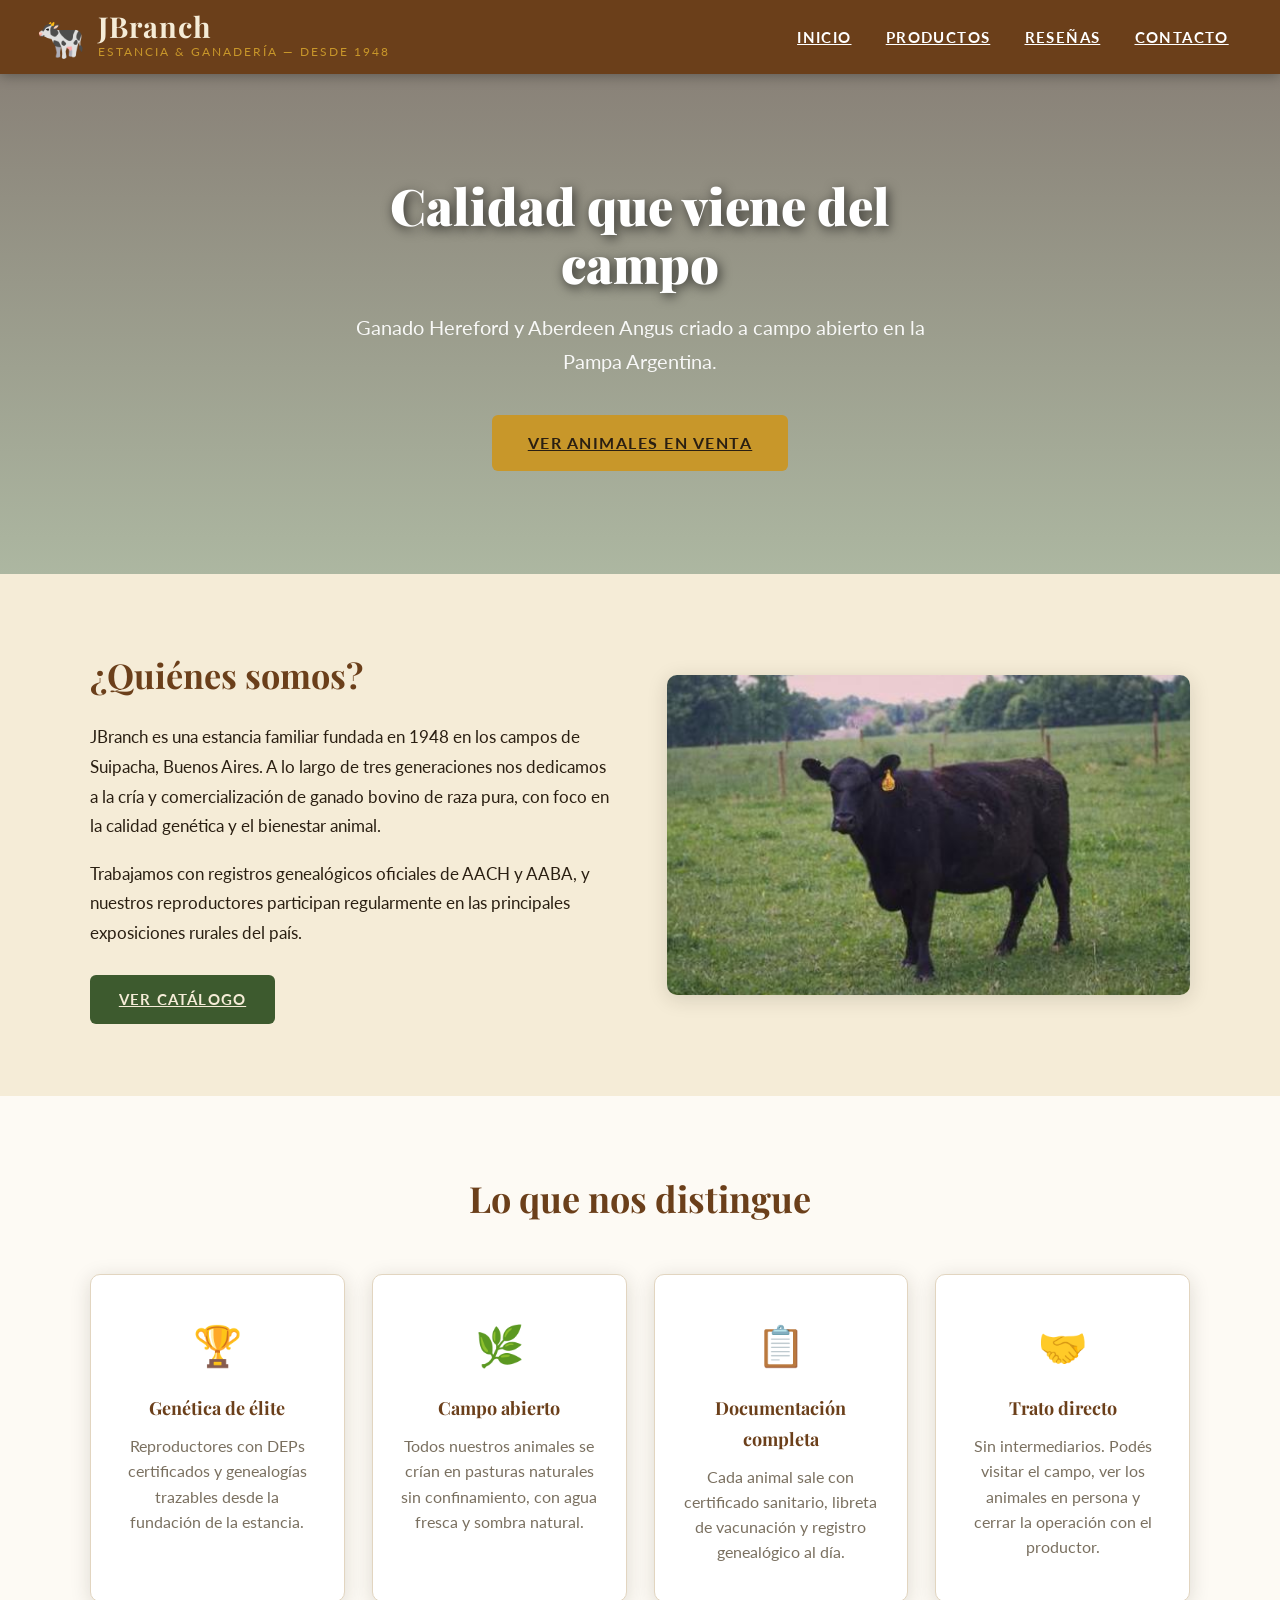
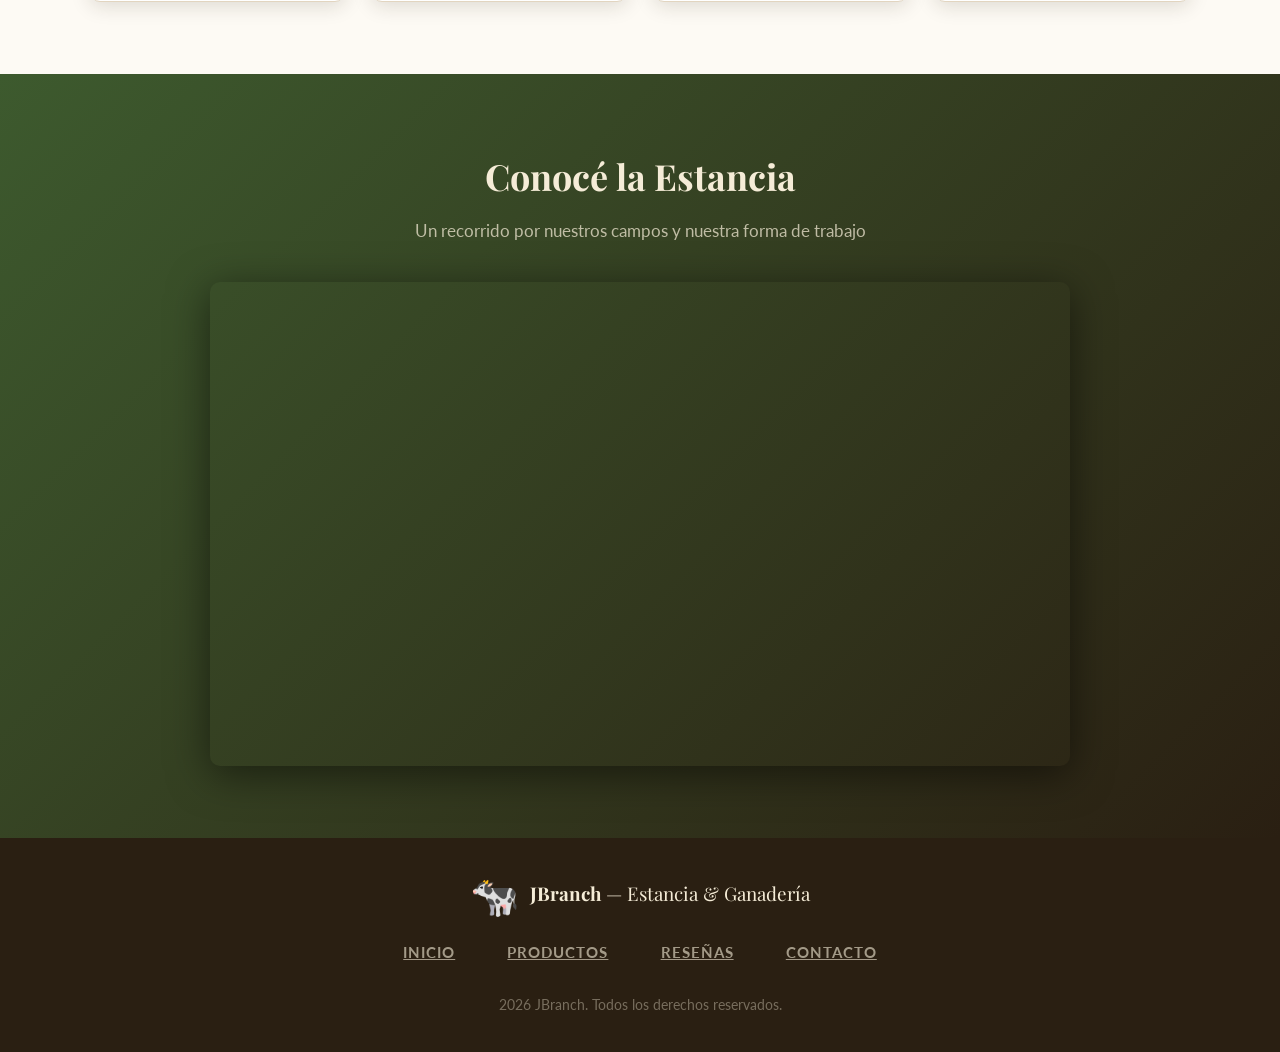
<file: index.html>
<!DOCTYPE html>
<html lang="es">
<head>
  <meta charset="UTF-8">
  <meta http-equiv="X-UA-Compatible" content="IE=edge">
  <meta name="viewport" content="width=device-width, initial-scale=1.0">
  <title>JBranch — Estancia & Ganadería</title>
  <link rel="stylesheet" href="css/base.css">
  <link rel="stylesheet" href="css/secciones.css">
  <link href="https://fonts.googleapis.com/css2?family=Playfair+Display:wght@400;700;900&family=Lato:wght@300;400;700&display=swap" rel="stylesheet">
</head>

<body>

  <header>
    <div class="header-izq">
      <span class="logo-emoji">🐄</span>
      <div class="logo-text">
        <h1>JBranch</h1>
        <p class="tagline">Estancia & Ganadería — Desde 1948</p>
      </div>
    </div>
    <nav>
      <ul>
        <li><a href="index.html">Inicio</a></li>
        <li><a href="products.html">Productos</a></li>
        <li><a href="reseñas.html">Reseñas</a></li>
        <li><a href="contacto.html">Contacto</a></li>
      </ul>
    </nav>
  </header>

  <main>

    <section class="hero">
      <div class="hero-overlay">
        <h2>Calidad que viene del campo</h2>
        <p>Ganado Hereford y Aberdeen Angus criado a campo abierto en la Pampa Argentina.</p>
        <a href="products.html" class="btn-hero">Ver Animales en Venta</a>
      </div>
    </section>

    <section class="bienvenida">
      <div class="bienvenida-content">
        <div class="bienvenida-texto">
          <h2>¿Quiénes somos?</h2>
          <p>JBranch es una estancia familiar fundada en 1948 en los campos de Suipacha, Buenos Aires. A lo largo de tres generaciones nos dedicamos a la cría y comercialización de ganado bovino de raza pura, con foco en la calidad genética y el bienestar animal.</p>
          <p>Trabajamos con registros genealógicos oficiales de AACH y AABA, y nuestros reproductores participan regularmente en las principales exposiciones rurales del país.</p>
          <a href="products.html" class="btn-secundario">Ver Catálogo</a>
        </div>
        <div class="bienvenida-img">
          <img src="images/Angus_cattle_10.jpg" alt="Ganado en campo pampeano">
        </div>
      </div>
    </section>

    <section class="destacados">
      <h2>Lo que nos distingue</h2>
      <div class="destacados-grid">

        <div class="destaque">
          <span class="destaque-icon">🏆</span>
          <h3>Genética de élite</h3>
          <p>Reproductores con DEPs certificados y genealogías trazables desde la fundación de la estancia.</p>
        </div>

        <div class="destaque">
          <span class="destaque-icon">🌿</span>
          <h3>Campo abierto</h3>
          <p>Todos nuestros animales se crían en pasturas naturales sin confinamiento, con agua fresca y sombra natural.</p>
        </div>

        <div class="destaque">
          <span class="destaque-icon">📋</span>
          <h3>Documentación completa</h3>
          <p>Cada animal sale con certificado sanitario, libreta de vacunación y registro genealógico al día.</p>
        </div>

        <div class="destaque">
          <span class="destaque-icon">🤝</span>
          <h3>Trato directo</h3>
          <p>Sin intermediarios. Podés visitar el campo, ver los animales en persona y cerrar la operación con el productor.</p>
        </div>
      </div>
    </section>

    <section class="seccion-video">
      <h2>Conocé la Estancia</h2>
      <p class="subtitulo">Un recorrido por nuestros campos y nuestra forma de trabajo</p>
      <div class="video-wrap">
        <iframe
          src="https://www.youtube.com/embed/1luvj8HzE8Y"
          title="Ganadería pampeana"
          frameborder="0"
          allow="accelerometer; autoplay; clipboard-write; encrypted-media; gyroscope; picture-in-picture"
          allowfullscreen>
        </iframe>
      </div>
    </section>

  </main>

  <footer>
    <div class="footer-izq">
      <span class="logo-emoji">🐄</span>
      <p><strong>JBranch</strong> — Estancia & Ganadería</p>
    </div>
    <nav class="footer-nav">
      <ul>
        <li><a href="index.html">Inicio</a></li>
        <li><a href="products.html">Productos</a></li>
        <li><a href="reseñas.html">Reseñas</a></li>
        <li><a href="contacto.html">Contacto</a></li>
      </ul>
    </nav>
    <p class="footer-copy">2026 JBranch. Todos los derechos reservados.</p>
  </footer>

</body>
</html>
</file>
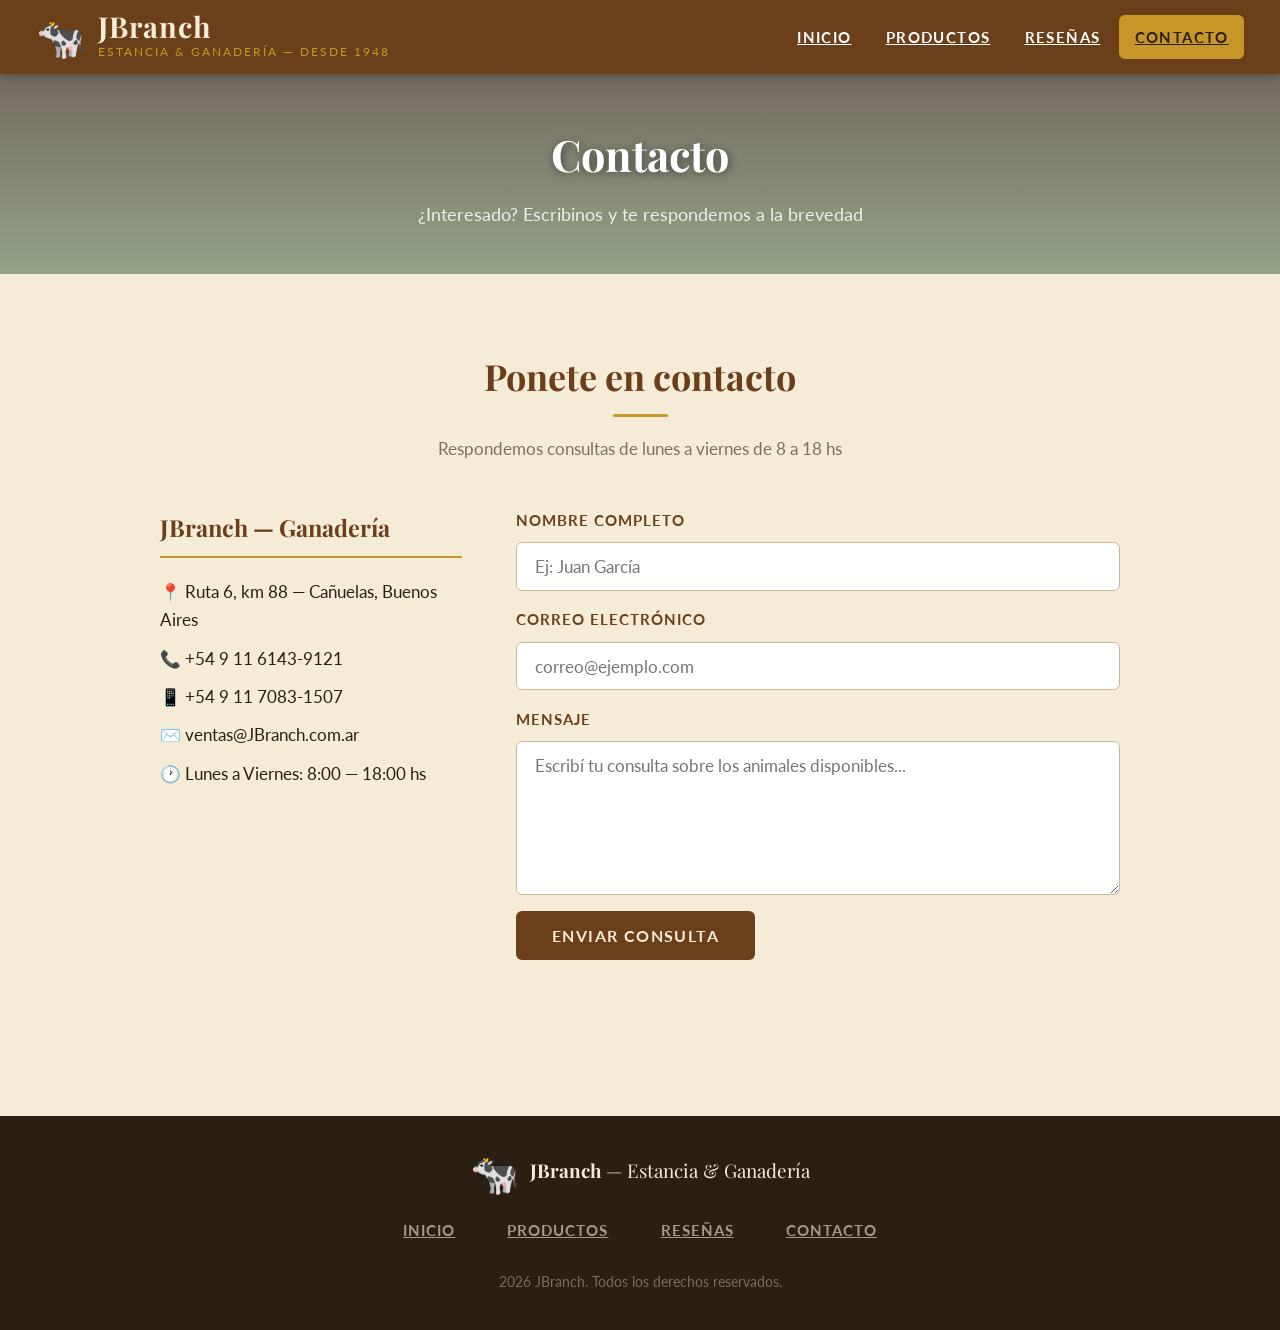
<file: contacto.html>
<!DOCTYPE html>
<html lang="es">
<head>
  <meta charset="UTF-8">
  <meta http-equiv="X-UA-Compatible" content="IE=edge">
  <meta name="viewport" content="width=device-width, initial-scale=1.0">
  <title>Contacto — JBranch</title>
  <link rel="stylesheet" href="css/base.css">
  <link rel="stylesheet" href="css/secciones.css">
  
  <link href="https://fonts.googleapis.com/css2?family=Playfair+Display:wght@400;700;900&family=Lato:wght@300;400;700&display=swap" rel="stylesheet">
</head>
<body>

  <header>
    <div class="header-izq">
      <span class="logo-emoji">🐄</span>
      <div class="logo-text">
        <h1>JBranch</h1>
        <p class="tagline">Estancia & Ganadería — Desde 1948</p>
      </div>
    </div>
    <nav>
      <ul>
        <li><a href="index.html">Inicio</a></li>
        <li><a href="products.html">Productos</a></li>
        <li><a href="reseñas.html">Reseñas</a></li>
        <li><a href="contacto.html" class="activo">Contacto</a></li>
      </ul>
    </nav>
  </header>

  <main>

    <section class="page-banner">
      <div class="banner-overlay">
        <h2>Contacto</h2>
        <p>¿Interesado? Escribinos y te respondemos a la brevedad</p>
      </div>
    </section>

    <section class="seccion-contacto">
      <div class="section-header">
        <h2>Ponete en contacto</h2>
        <p class="subtitulo">Respondemos consultas de lunes a viernes de 8 a 18 hs</p>
      </div>

      <div class="contacto-wrapper">

        <div class="contacto-info">
          <h3>JBranch — Ganadería</h3>
          <ul>
            <li>📍 Ruta 6, km 88 — Cañuelas, Buenos Aires</li>
            <li>📞 +54 9 11 6143-9121</li>
            <li>📱 +54 9 11 7083-1507</li>
            <li>✉️ ventas@JBranch.com.ar</li>
            <li>🕐 Lunes a Viernes: 8:00 — 18:00 hs</li>
          </ul>

          <div class="mapa-placeholder">
            <iframe
              src="https://www.google.com/maps/embed?pb=!1m18!1m12!1m3!1d104584.1457575361!2d-58.69425749999999!3d-35.000332449999995!2m3!1f0!2f0!3f0!3m2!1i1024!2i768!4f13.1!3m3!1m2!1s0x95bd1f095d493453%3A0x4b87f027f6eb201c!2sCa%C3%B1uelas%2C%20Provincia%20de%20Buenos%20Aires!5e0!3m2!1ses!2sar!4v1781829772410!5m2!1ses!2sar"
              width="100%"
              height="220"
              style="border:0; border-radius: 8px;"
              allowfullscreen=""
              loading="lazy"
              referrerpolicy="no-referrer-when-downgrade"
              title="Ubicación JBranch — Cañuelas">
            </iframe>
          </div>
        </div>

        <form action="https://formspree.io/f/maqzgvzp" method="POST" class="form-contacto">

          <label for="nombre">Nombre completo</label>
          <input type="text" id="nombre" name="nombre" placeholder="Ej: Juan García" required>

          <label for="email">Correo electrónico</label>
          <input type="email" id="email" name="email" placeholder="correo@ejemplo.com" required>

          <label for="mensaje">Mensaje</label>
          <textarea id="mensaje" name="mensaje" rows="6" placeholder="Escribí tu consulta sobre los animales disponibles..." required></textarea>

          <button type="submit" class="btn-submit">Enviar Consulta</button>

        </form>

      </div>
    </section>

  </main>

  <footer>
    <div class="footer-izq">
      <span class="logo-emoji">🐄</span>
      <p><strong>JBranch</strong> — Estancia & Ganadería</p>
    </div>
    <nav class="footer-nav">
      <ul>
        <li><a href="index.html">Inicio</a></li>
        <li><a href="products.html">Productos</a></li>
        <li><a href="reseñas.html">Reseñas</a></li>
        <li><a href="contacto.html">Contacto</a></li>
      </ul>
    </nav>
    <p class="footer-copy">2026 JBranch. Todos los derechos reservados.</p>
  </footer>

</body>
</html>
<html lang="en">
<head>
    <meta charset="UTF-8">
    <meta name="viewport" content="width=device-width, initial-scale=1.0">
    <title>Document</title>
</head>
<body>
    
</body>
</html>
</file>
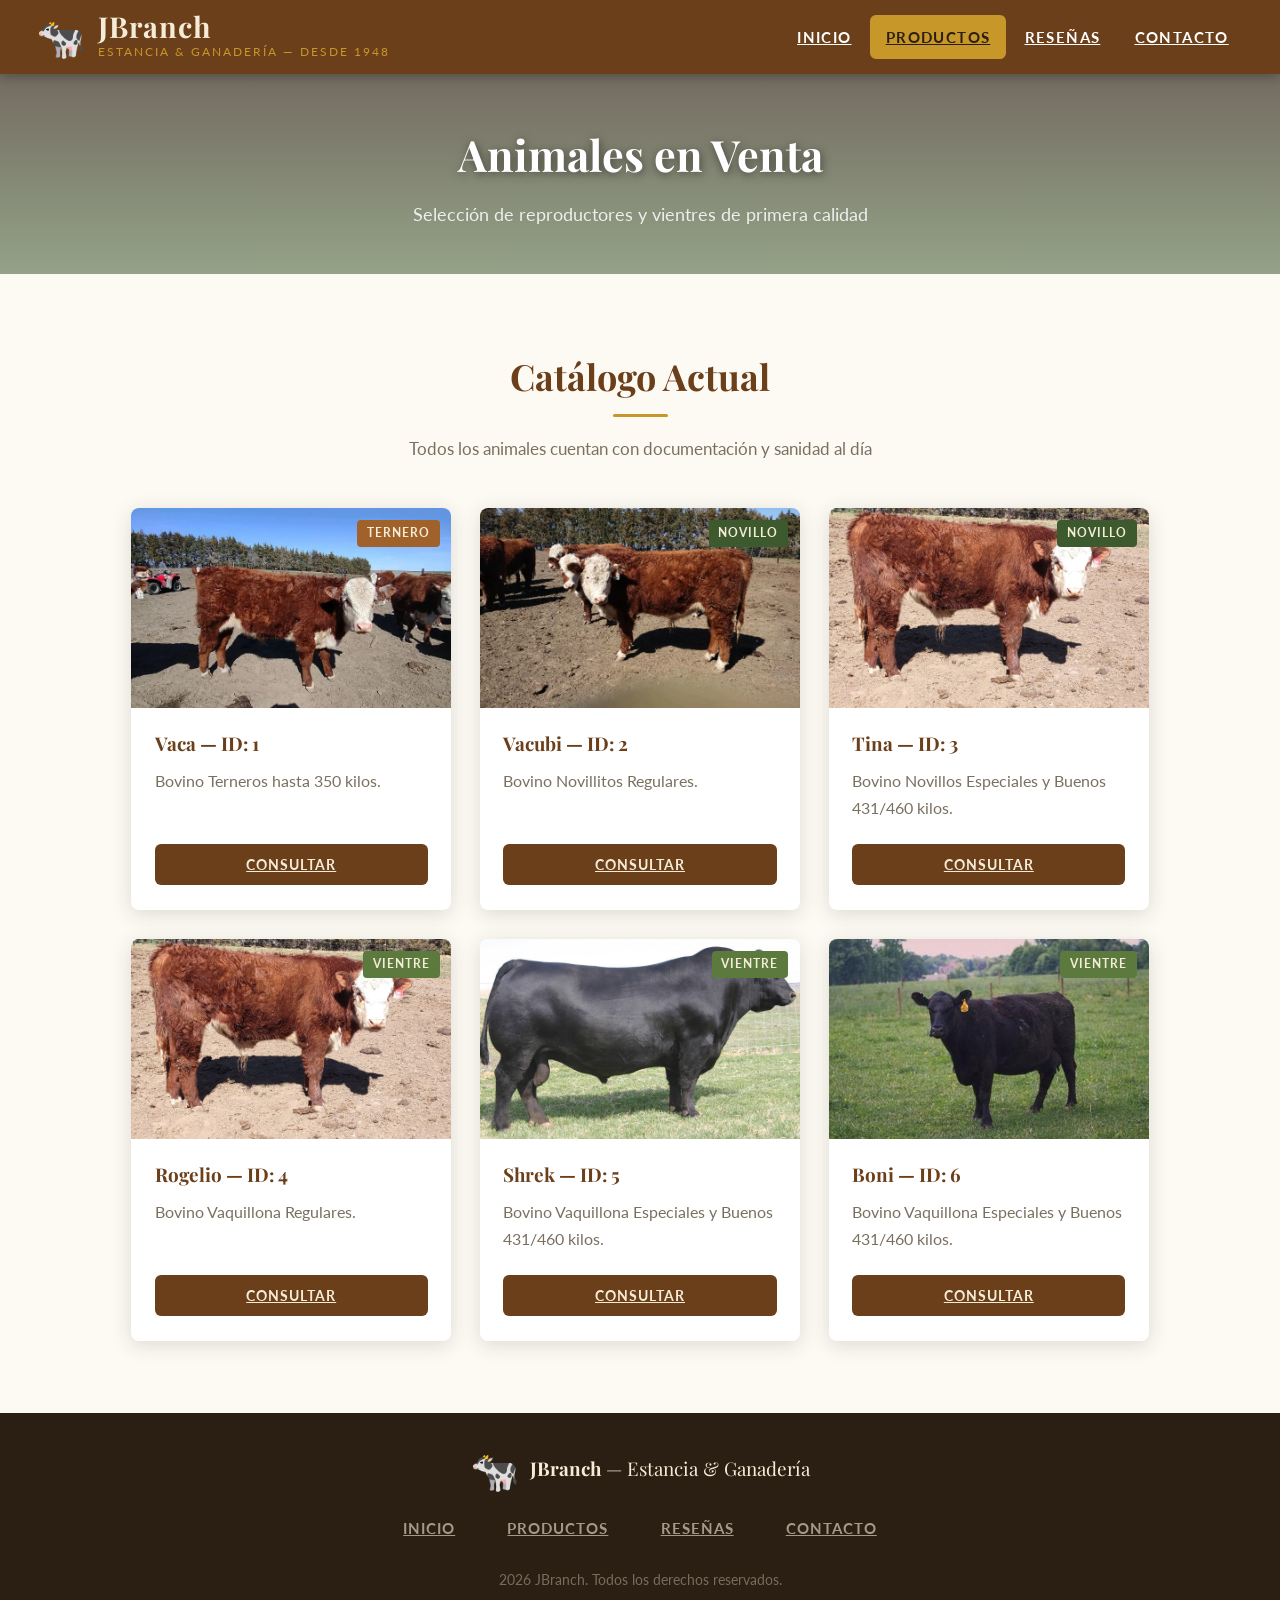
<file: products.html>
<!DOCTYPE html>
<html lang="es">
<head>
  <meta charset="UTF-8">
  <meta http-equiv="X-UA-Compatible" content="IE=edge">
  <meta name="viewport" content="width=device-width, initial-scale=1.0">
  <title>Productos — JBranch</title>
  <link rel="stylesheet" href="css/base.css">
  <link rel="stylesheet" href="css/secciones.css">
  <link href="https://fonts.googleapis.com/css2?family=Playfair+Display:wght@400;700;900&family=Lato:wght@300;400;700&display=swap" rel="stylesheet">
</head>
<body>

  <header>
    <div class="header-izq">
      <span class="logo-emoji">🐄</span>
      <div class="logo-text">
        <h1>JBranch</h1>
        <p class="tagline">Estancia & Ganadería — Desde 1948</p>
      </div>
    </div>
    <nav>
      <ul>
        <li><a href="index.html">Inicio</a></li>
        <li><a href="products.html" class="activo">Productos</a></li>
        <li><a href="reseñas.html">Reseñas</a></li>
        <li><a href="contacto.html">Contacto</a></li>
      </ul>
    </nav>
  </header>

  <main>

    <section class="page-banner">
      <div class="banner-overlay">
        <h2>Animales en Venta</h2>
        <p>Selección de reproductores y vientres de primera calidad</p>
      </div>
    </section>

    <section class="seccion-productos" id="productos">
      <div class="section-header">
        <h2>Catálogo Actual</h2>
        <p class="subtitulo">Todos los animales cuentan con documentación y sanidad al día</p>
      </div>

      <div class="productos-flex">

        <article class="card">
          <div class="card-img-wrap">
            <img src="images/218L.webp" alt="Vaca">
            <span class="badge badge-ternero">Ternero</span>
          </div>
          <div class="card-info">
            <h3>Vaca — ID: 1</h3>
            <p>Bovino Terneros hasta 350 kilos.</p>
            <a href="contacto.html" class="btn-card">Consultar</a>
          </div>
        </article>

        <article class="card">
          <div class="card-img-wrap">
            <img src="images/227L.webp" alt="Vacubi">
            <span class="badge badge-novillo">Novillo</span>
          </div>
          <div class="card-info">
            <h3>Vacubi — ID: 2</h3>
            <p>Bovino Novillitos Regulares.</p>
            <a href="contacto.html" class="btn-card">Consultar</a>
          </div>
        </article>

        <article class="card">
          <div class="card-img-wrap">
            <img src="images/225L.webp" alt="Tina">
            <span class="badge badge-novillo">Novillo</span>
          </div>
          <div class="card-info">
            <h3>Tina — ID: 3</h3>
            <p>Bovino Novillos Especiales y Buenos 431/460 kilos.</p>
            <a href="contacto.html" class="btn-card">Consultar</a>
          </div>
        </article>

        <article class="card">
          <div class="card-img-wrap">
            <img src="images/225L.webp" alt="Frias">
            <span class="badge badge-vientre">Vientre</span>
          </div>
          <div class="card-info">
            <h3>Rogelio — ID: 4</h3>
            <p>Bovino Vaquillona Regulares.</p>
            <a href="contacto.html" class="btn-card">Consultar</a>
          </div>
        </article>

        <article class="card">
          <div class="card-img-wrap">
            <img src="images/angus1.jpg" alt="Shrek">
            <span class="badge badge-vientre">Vientre</span>
          </div>
          <div class="card-info">
            <h3>Shrek — ID: 5</h3>
            <p>Bovino Vaquillona Especiales y Buenos 431/460 kilos.</p>
            <a href="contacto.html" class="btn-card">Consultar</a>
          </div>
        </article>

        <article class="card">
          <div class="card-img-wrap">
            <img src="images/angus2.jpg" alt="Amor y vida">
            <span class="badge badge-vientre">Vientre</span>
          </div>
          <div class="card-info">
            <h3>Boni — ID: 6</h3>
            <p>Bovino Vaquillona Especiales y Buenos 431/460 kilos.</p>
            <a href="contacto.html" class="btn-card">Consultar</a>
          </div>
        </article>

      </div>
    </section>

  </main>

  <footer>
    <div class="footer-izq">
      <span class="logo-emoji">🐄</span>
      <p><strong>JBranch</strong> — Estancia & Ganadería</p>
    </div>
    <nav class="footer-nav">
      <ul>
        <li><a href="index.html">Inicio</a></li>
        <li><a href="products.html">Productos</a></li>
        <li><a href="reseñas.html">Reseñas</a></li>
        <li><a href="contacto.html">Contacto</a></li>
      </ul>
    </nav>
    <p class="footer-copy">2026 JBranch. Todos los derechos reservados.</p>
  </footer>

</body>
</html>
</file>
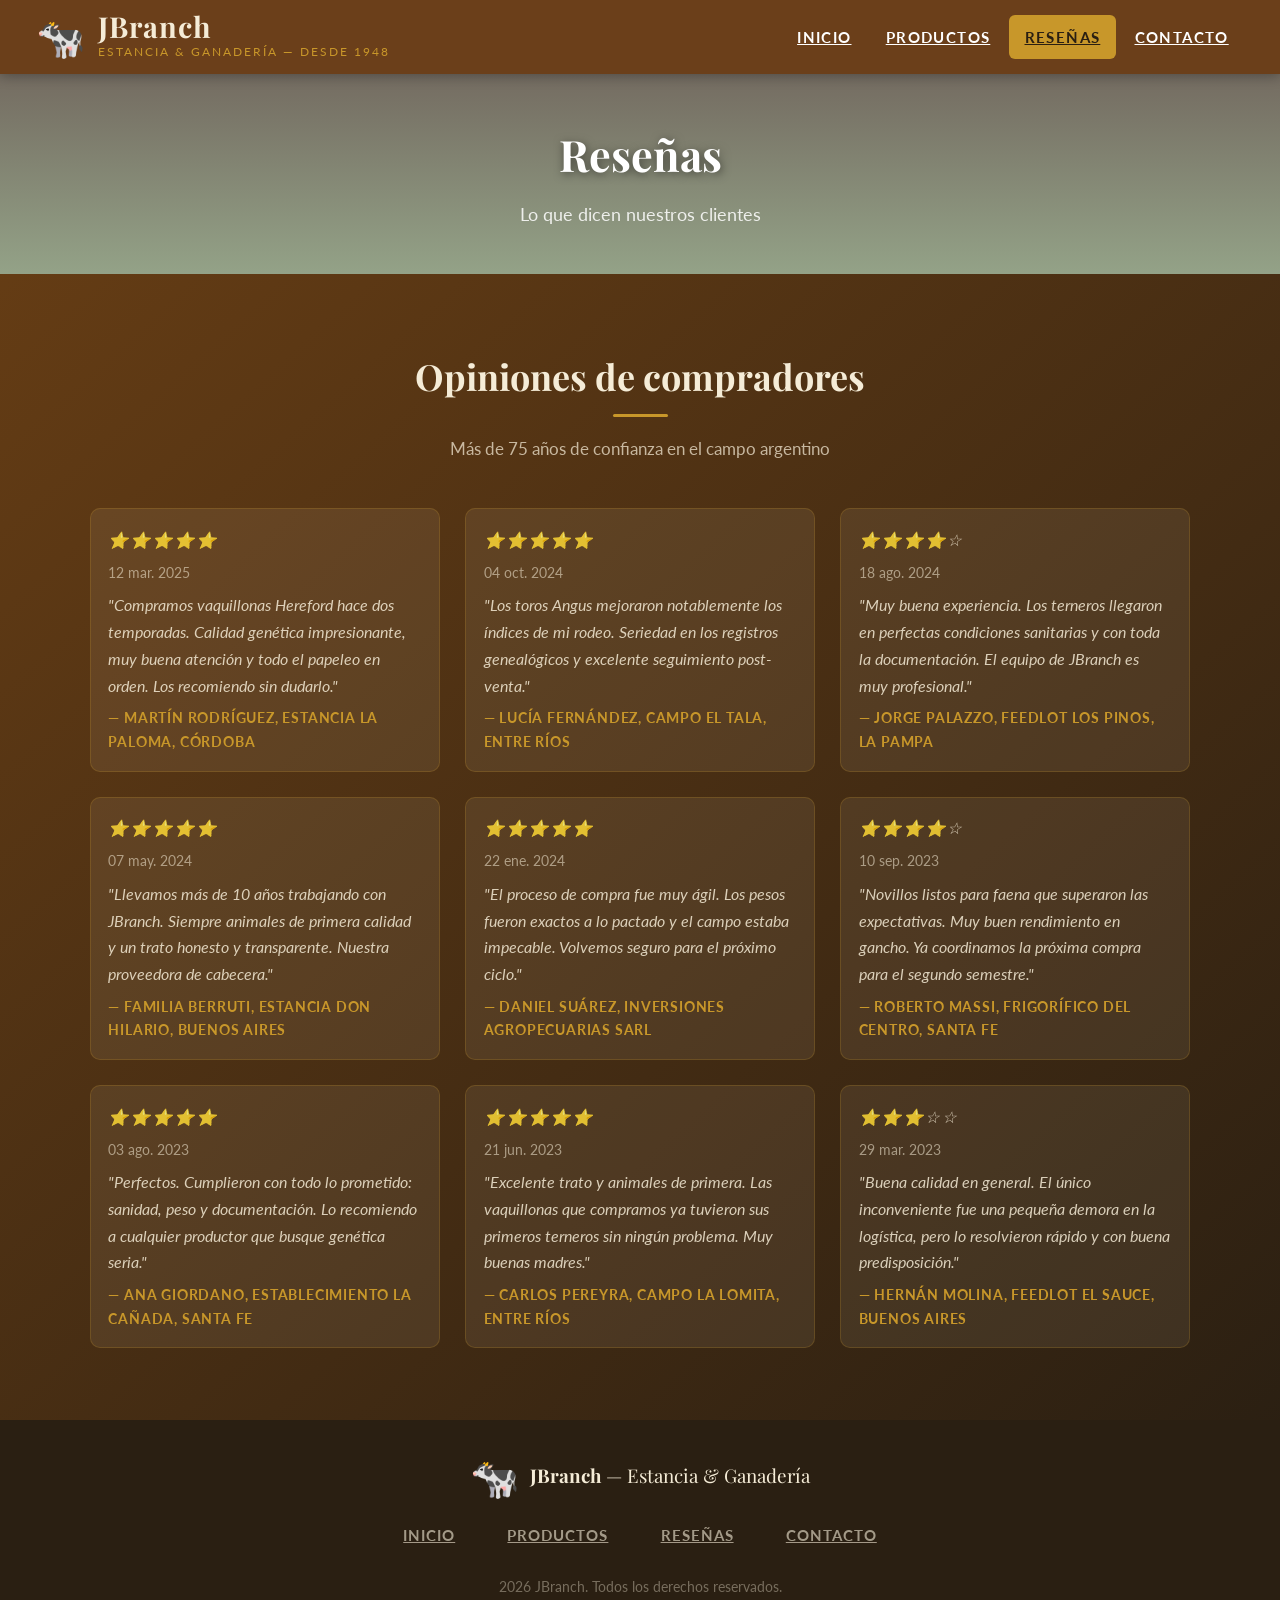
<file: reseñas.html>
<!DOCTYPE html>
<html lang="es">
<head>
  <meta charset="UTF-8">
  <meta http-equiv="X-UA-Compatible" content="IE=edge">
  <meta name="viewport" content="width=device-width, initial-scale=1.0">
  <title>Reseñas — JBranch</title>
  <link rel="stylesheet" href="css/base.css">
  <link rel="stylesheet" href="css/secciones.css">
  
  <link href="https://fonts.googleapis.com/css2?family=Playfair+Display:wght@400;700;900&family=Lato:wght@300;400;700&display=swap" rel="stylesheet">
</head>
<body>

  <header>
    <div class="header-izq">
      <span class="logo-emoji">🐄</span>
      <div class="logo-text">
        <h1>JBranch</h1>
        <p class="tagline">Estancia & Ganadería — Desde 1948</p>
      </div>
    </div>
    <nav>
      <ul>
        <li><a href="index.html">Inicio</a></li>
        <li><a href="products.html">Productos</a></li>
        <li><a href="reseñas.html" class="activo">Reseñas</a></li>
        <li><a href="contacto.html">Contacto</a></li>
      </ul>
    </nav>
  </header>

  <main>

    <section class="page-banner">
      <div class="banner-overlay">
        <h2>Reseñas</h2>
        <p>Lo que dicen nuestros clientes</p>
      </div>
    </section>

    <section class="seccion-reseñas">
      <div class="section-header">
        <h2>Opiniones de compradores</h2>
        <p class="subtitulo">Más de 75 años de confianza en el campo argentino</p>
      </div>

      <div class="reseñas-grid">

        <div class="comentario">
          <p class="estrellas">⭐⭐⭐⭐⭐</p>
          <div class="fecha">12 mar. 2025</div>
          <p>"Compramos vaquillonas Hereford hace dos temporadas. Calidad genética impresionante, muy buena atención y todo el papeleo en orden. Los recomiendo sin dudarlo."</p>
          <span class="autor">— Martín Rodríguez, Estancia La Paloma, Córdoba</span>
        </div>

        <div class="comentario">
          <p class="estrellas">⭐⭐⭐⭐⭐</p>
          <div class="fecha">04 oct. 2024</div>
          <p>"Los toros Angus mejoraron notablemente los índices de mi rodeo. Seriedad en los registros genealógicos y excelente seguimiento post-venta."</p>
          <span class="autor">— Lucía Fernández, Campo El Tala, Entre Ríos</span>
        </div>

        <div class="comentario">
          <p class="estrellas">⭐⭐⭐⭐☆</p>
          <div class="fecha">18 ago. 2024</div>
          <p>"Muy buena experiencia. Los terneros llegaron en perfectas condiciones sanitarias y con toda la documentación. El equipo de JBranch es muy profesional."</p>
          <span class="autor">— Jorge Palazzo, Feedlot Los Pinos, La Pampa</span>
        </div>

        <div class="comentario">
          <p class="estrellas">⭐⭐⭐⭐⭐</p>
          <div class="fecha">07 may. 2024</div>
          <p>"Llevamos más de 10 años trabajando con JBranch. Siempre animales de primera calidad y un trato honesto y transparente. Nuestra proveedora de cabecera."</p>
          <span class="autor">— Familia Berruti, Estancia Don Hilario, Buenos Aires</span>
        </div>

        <div class="comentario">
          <p class="estrellas">⭐⭐⭐⭐⭐</p>
          <div class="fecha">22 ene. 2024</div>
          <p>"El proceso de compra fue muy ágil. Los pesos fueron exactos a lo pactado y el campo estaba impecable. Volvemos seguro para el próximo ciclo."</p>
          <span class="autor">— Daniel Suárez, Inversiones Agropecuarias SArl</span>
        </div>

        <div class="comentario">
          <p class="estrellas">⭐⭐⭐⭐☆</p>
          <div class="fecha">10 sep. 2023</div>
          <p>"Novillos listos para faena que superaron las expectativas. Muy buen rendimiento en gancho. Ya coordinamos la próxima compra para el segundo semestre."</p>
          <span class="autor">— Roberto Massi, Frigorífico Del Centro, Santa Fe</span>
        </div>

        <div class="comentario">
          <p class="estrellas">⭐⭐⭐⭐⭐</p>
          <div class="fecha">03 ago. 2023</div>
          <p>"Perfectos. Cumplieron con todo lo prometido: sanidad, peso y documentación. Lo recomiendo a cualquier productor que busque genética seria."</p>
          <span class="autor">— Ana Giordano, Establecimiento La Cañada, Santa Fe</span>
        </div>

        <div class="comentario">
          <p class="estrellas">⭐⭐⭐⭐⭐</p>
          <div class="fecha">21 jun. 2023</div>
          <p>"Excelente trato y animales de primera. Las vaquillonas que compramos ya tuvieron sus primeros terneros sin ningún problema. Muy buenas madres."</p>
          <span class="autor">— Carlos Pereyra, Campo La Lomita, Entre Ríos</span>
        </div>

        <div class="comentario">
          <p class="estrellas">⭐⭐⭐☆☆</p>
          <div class="fecha">29 mar. 2023</div>
          <p>"Buena calidad en general. El único inconveniente fue una pequeña demora en la logística, pero lo resolvieron rápido y con buena predisposición."</p>
          <span class="autor">— Hernán Molina, Feedlot El Sauce, Buenos Aires</span>
        </div>

      </div>
    </section>

  </main>

  <footer>
    <div class="footer-izq">
      <span class="logo-emoji">🐄</span>
      <p><strong>JBranch</strong> — Estancia & Ganadería</p>
    </div>
    <nav class="footer-nav">
      <ul>
        <li><a href="index.html">Inicio</a></li>
        <li><a href="products.html">Productos</a></li>
        <li><a href="reseñas.html">Reseñas</a></li>
        <li><a href="contacto.html">Contacto</a></li>
      </ul>
    </nav>
    <p class="footer-copy">2026 JBranch. Todos los derechos reservados.</p>
  </footer>

</body>
</html>
</file>
<file: css/base.css>
* {
  margin: 0;
  padding: 0;
  box-sizing: border-box;
}

:root {
  --tierra:    #6B3F1A;
  --cuero:     #A0622A;
  --dorado:    #C8972A;
  --campo:     #3D5A2E;
  --pasto:     #5C7A3E;
  --crema:     #F5ECD7;
  --blanco:    #FDFAF4;
  --gris:      #7A7060;
  --oscuro:    #2A1F12;
  --font-disp: 'Playfair Display', serif;
  --font-body: 'Lato', sans-serif;
  --radius:    6px;
  --sombra:    0 4px 20px rgba(42,31,18,0.15);
}

html {
  scroll-behavior: smooth;
  font-size: 16px;
}

body {
  font-family: var(--font-body);
  background-color: var(--blanco);
  color: var(--oscuro);
  line-height: 1.7;
}

h1 { color: var(--oscuro); }
h2 { color: var(--tierra); }
a  { color: inherit; }

/* HEADER */
header {
  background-color: var(--tierra);
  color: white;
  display: flex;
  align-items: center;
  justify-content: space-between;
  flex-wrap: wrap;
  gap: 0.8rem;
  padding: 0 2rem;
  min-height: 70px;
  position: sticky;
  top: 0;
  z-index: 100;
  box-shadow: 0 2px 12px rgba(0,0,0,0.3);
}

.header-izq {
  display: flex;
  align-items: center;
  gap: 0.7rem;
  padding: 0.6rem 0;
}

.logo-emoji {
  font-size: 2.2rem;
  line-height: 1;
}

.logo-text h1 {
  font-family: var(--font-disp);
  font-size: 1.6rem;
  color: var(--crema);
  letter-spacing: 1px;
  line-height: 1.1;
}

.tagline {
  font-size: 0.68rem;
  color: var(--dorado);
  letter-spacing: 2px;
  text-transform: uppercase;
}

/* NAV */
nav ul {
  list-style: none;
  display: flex;
  flex-wrap: wrap;
  gap: 0.2rem;
}

nav ul li {
  display: inline;
}

nav ul li a {
  display: inline-block;
  color: white;
  font-size: 0.85rem;
  font-weight: 700;
  text-transform: uppercase;
  letter-spacing: 1.4px;
  padding: 0.5rem 0.85rem;
  border-radius: var(--radius);
  transition: background 0.22s, color 0.22s;
}

nav ul li a:hover,
nav ul li a.activo {
  background-color: var(--dorado);
  color: var(--oscuro);
}

/* SECTION HEADER (compartido) */
.section-header {
  text-align: center;
  margin-bottom: 2.5rem;
}

.section-header h2 {
  font-family: var(--font-disp);
  font-size: 2rem;
  color: var(--tierra);
  display: inline-block;
  padding-bottom: 0.5rem;
  position: relative;
}

.section-header h2::after {
  content: '';
  display: block;
  width: 55px;
  height: 3px;
  background: var(--dorado);
  margin: 0.4rem auto 0;
  border-radius: 2px;
}

.section-header.light h2        { color: var(--crema); }
.section-header.light h2::after { background: var(--dorado); }

.subtitulo {
  color: var(--gris);
  font-size: 0.97rem;
  margin-top: 0.4rem;
}

/* PAGE BANNER (compartido por productos, reseñas, contacto) */
.page-banner {
  min-height: 200px;
  background-image:
    linear-gradient(to bottom, rgba(42,31,18,0.65) 0%, rgba(61,90,46,0.55) 100%),
    url('https://upload.wikimedia.org/wikipedia/commons/thumb/5/55/Angus_cattle_and_summer_sky.jpg/1280px-Angus_cattle_and_summer_sky.jpg');
  background-size: cover;
  background-position: center 40%;
  display: flex;
  align-items: center;
  justify-content: center;
  text-align: center;
}

.banner-overlay h2 {
  font-family: var(--font-disp);
  font-size: 2.4rem;
  color: white;
  text-shadow: 1px 2px 10px rgba(0,0,0,0.5);
  margin-bottom: 0.4rem;
}

.banner-overlay p {
  color: rgba(255,255,255,0.85);
  font-size: 1rem;
}

/* FOOTER */
footer {
  background-color: var(--oscuro);
  color: var(--crema);
  padding: 2rem;
  display: flex;
  flex-direction: column;
  align-items: center;
  gap: 1rem;
  text-align: center;
}

.footer-izq {
  display: flex;
  align-items: center;
  gap: 0.6rem;
  font-family: var(--font-disp);
  font-size: 1.05rem;
}

.footer-nav ul {
  list-style: none;
  display: flex;
  flex-wrap: wrap;
  justify-content: center;
  gap: 1.2rem;
}

.footer-nav ul li { display: inline; }

.footer-nav ul li a {
  color: rgba(245,236,215,0.6);
  font-size: 0.82rem;
  text-transform: uppercase;
  letter-spacing: 1px;
  transition: color 0.2s;
}

.footer-nav ul li a:hover { color: var(--dorado); }

.footer-copy {
  font-size: 0.76rem;
  color: rgba(245,236,215,0.38);
}

/* MEDIA QUERIES — COMPARTIDAS */

@media only screen and (min-width: 768px) {
  html { font-size: 18px; }
}

@media only screen and (max-width: 600px) {
  html { font-size: 14px; }

  header {
    flex-direction: column;
    align-items: flex-start;
    padding: 0.75rem 1.1rem;
  }

  nav ul li a {
    font-size: 0.76rem;
    padding: 0.38rem 0.55rem;
  }

  .banner-overlay h2 { font-size: 1.7rem; }
}
</file>
<file: css/secciones.css>
/* INICIO — index.html */

/* Hero */
.hero {
  min-height: 500px;
  background-image:
    linear-gradient(to bottom, rgba(42,31,18,0.55) 0%, rgba(61,90,46,0.42) 100%),
    url('https://upload.wikimedia.org/wikipedia/commons/thumb/5/55/Angus_cattle_and_summer_sky.jpg/1280px-Angus_cattle_and_summer_sky.jpg');
  background-size: cover;
  background-position: center 40%;
  display: flex;
  align-items: center;
  justify-content: center;
}

.hero-overlay {
  text-align: center;
  color: #fff;
  padding: 2rem;
  max-width: 680px;
}

.hero-overlay h2 {
  font-family: var(--font-disp);
  font-size: 2.8rem;
  font-weight: 900;
  color: white;
  line-height: 1.15;
  text-shadow: 2px 3px 12px rgba(0,0,0,0.65);
  margin-bottom: 1rem;
}

.hero-overlay p {
  font-size: 1.1rem;
  opacity: 0.93;
  margin-bottom: 2rem;
}

.btn-hero {
  display: inline-block;
  background-color: var(--dorado);
  color: var(--oscuro);
  font-weight: 700;
  font-size: 0.9rem;
  letter-spacing: 1.5px;
  text-transform: uppercase;
  padding: 0.8rem 2rem;
  border-radius: var(--radius);
  transition: background 0.25s, transform 0.2s;
}

.btn-hero:hover {
  background-color: var(--cuero);
  color: #fff;
  transform: translateY(-2px);
}

/* Bienvenida */
.bienvenida {
  padding: 4rem 2rem;
  background-color: var(--crema);
}

.bienvenida-content {
  display: flex;
  gap: 3rem;
  align-items: center;
  max-width: 1100px;
  margin: 0 auto;
  flex-wrap: wrap;
}

.bienvenida-texto {
  flex: 1;
  min-width: 280px;
}

.bienvenida-texto h2 {
  font-family: var(--font-disp);
  font-size: 1.9rem;
  color: var(--tierra);
  margin-bottom: 1rem;
}

.bienvenida-texto p {
  color: var(--oscuro);
  margin-bottom: 1rem;
  font-size: 0.97rem;
}

.bienvenida-img {
  flex: 1;
  min-width: 260px;
}

.bienvenida-img img {
  width: 100%;
  border-radius: 10px;
  box-shadow: var(--sombra);
  display: block;
  object-fit: cover;
  max-height: 320px;
}

.btn-secundario {
  display: inline-block;
  margin-top: 0.5rem;
  background-color: var(--campo);
  color: var(--crema);
  font-weight: 700;
  font-size: 0.85rem;
  text-transform: uppercase;
  letter-spacing: 1.2px;
  padding: 0.65rem 1.6rem;
  border-radius: var(--radius);
  transition: background 0.25s, transform 0.2s;
}

.btn-secundario:hover {
  background-color: var(--pasto);
  transform: translateY(-2px);
}

/* Destacados */
.destacados {
  padding: 4rem 2rem;
  background-color: var(--blanco);
  text-align: center;
}

.destacados h2 {
  font-family: var(--font-disp);
  font-size: 2rem;
  color: var(--tierra);
  margin-bottom: 2.5rem;
}

.destacados-grid {
  display: flex;
  flex-wrap: wrap;
  gap: 1.5rem;
  justify-content: center;
  max-width: 1100px;
  margin: 0 auto;
}

.destaque {
  background: #fff;
  border: 1px solid #e2d5c0;
  border-radius: 10px;
  padding: 2rem 1.5rem;
  flex: 1 1 220px;
  max-width: 260px;
  box-shadow: var(--sombra);
  transition: transform 0.22s;
}

.destaque:hover { transform: translateY(-4px); }

.destaque-icon {
  font-size: 2.2rem;
  display: block;
  margin-bottom: 0.8rem;
}

.destaque h3 {
  font-family: var(--font-disp);
  font-size: 1rem;
  color: var(--tierra);
  margin-bottom: 0.6rem;
}

.destaque p {
  font-size: 0.87rem;
  color: var(--gris);
  line-height: 1.6;
}

/* Sección video en Inicio */
.seccion-video {
  padding: 4rem 2rem;
  background: linear-gradient(135deg, var(--campo) 0%, var(--oscuro) 100%);
  text-align: center;
}

.seccion-video h2 {
  font-family: var(--font-disp);
  font-size: 2rem;
  color: var(--crema);
  margin-bottom: 0.5rem;
}

.seccion-video .subtitulo {
  color: rgba(245,236,215,0.72);
  margin-bottom: 2rem;
}

.video-wrap {
  display: flex;
  justify-content: center;
  max-width: 860px;
  margin: 0 auto;
  border-radius: 10px;
  overflow: hidden;
  box-shadow: 0 8px 40px rgba(0,0,0,0.5);
}

.video-wrap iframe {
  width: 100%;
  aspect-ratio: 16 / 9;
  height: auto;
  display: block;
}

/* CONTACTO — contacto.html */

.seccion-contacto {
  padding: 4rem 2rem;
  background-color: var(--crema);
}

.contacto-wrapper {
  display: flex;
  gap: 3rem;
  max-width: 960px;
  margin: 0 auto;
  flex-wrap: wrap;
}

.contacto-info {
  flex: 1;
  min-width: 240px;
}

.contacto-info h3 {
  font-family: var(--font-disp);
  font-size: 1.3rem;
  color: var(--tierra);
  margin-bottom: 1.1rem;
  border-bottom: 2px solid var(--dorado);
  padding-bottom: 0.45rem;
}

.contacto-info ul {
  list-style: none;
  margin-bottom: 1.5rem;
}

.contacto-info ul li {
  margin-bottom: 0.55rem;
  font-size: 0.93rem;
  color: var(--oscuro);
}

/* Formulario */
.form-contacto {
  flex: 2;
  min-width: 270px;
  display: flex;
  flex-direction: column;
  gap: 0.9rem;
}

.form-contacto label {
  font-size: 0.82rem;
  font-weight: 700;
  text-transform: uppercase;
  letter-spacing: 1px;
  color: var(--tierra);
  margin-bottom: -0.4rem;
}

.form-contacto input,
.form-contacto textarea {
  width: 100%;
  padding: 0.72rem 1rem;
  font-family: var(--font-body);
  font-size: 0.93rem;
  border: 1.5px solid #c8b89a;
  border-radius: var(--radius);
  background: #fff;
  color: var(--oscuro);
  resize: vertical;
  transition: border-color 0.2s;
}

.form-contacto input:focus,
.form-contacto textarea:focus {
  outline: none;
  border-color: var(--cuero);
  box-shadow: 0 0 0 3px rgba(160,98,42,0.14);
}

.btn-submit {
  background-color: var(--tierra);
  color: var(--crema);
  border: none;
  font-family: var(--font-body);
  font-weight: 700;
  font-size: 0.9rem;
  text-transform: uppercase;
  letter-spacing: 1.4px;
  padding: 0.85rem 2rem;
  border-radius: var(--radius);
  cursor: pointer;
  align-self: flex-start;
  transition: background 0.25s, transform 0.2s;
}

.btn-submit:hover {
  background-color: var(--cuero);
  transform: translateY(-2px);
}


/* MEDIA QUERIES — SECCIONES */

/* Tablet */
@media only screen and (max-width: 900px) {
  .reseñas-grid {
    grid-template-columns: repeat(2, 1fr);
  }

  .hero-overlay h2 { font-size: 2.1rem; }

  .destacados-grid {
    justify-content: center;
  }
}

/* Móvil */
@media only screen and (max-width: 600px) {
  .hero { min-height: 360px; }
  .hero-overlay h2 { font-size: 1.65rem; }

  .bienvenida-content { flex-direction: column; }

  .destacados-grid { flex-direction: column; align-items: center; }
  .destaque { max-width: 100%; width: 100%; }

  .productos-flex {
    flex-direction: column;
    align-items: center;
  }

  .card { width: 100%; flex: none; }

  .reseñas-grid { grid-template-columns: 1fr; }

  /* Contacto responsivo — requisito de la consigna */
  .contacto-wrapper {
    flex-direction: column;
    gap: 2rem;
  }

  .form-contacto { min-width: unset; width: 100%; }

  .btn-submit { width: 100%; text-align: center; align-self: stretch; }
}
/* PRODUCTOS — productos.html */

.seccion-productos {
  padding: 4rem 2rem;
  background-color: var(--blanco);
}

.productos-flex {
  display: flex;
  flex-wrap: wrap;
  gap: 1.6rem;
  justify-content: center;
  max-width: 1200px;
  margin: 0 auto;
}

.card {
  background: #fff;
  border-radius: 8px;
  box-shadow: var(--sombra);
  overflow: hidden;
  width: 320px;
  flex: 0 1 320px;
  display: flex;
  flex-direction: column;
  transition: transform 0.25s, box-shadow 0.25s;
}

.card:hover {
  transform: translateY(-5px);
  box-shadow: 0 10px 32px rgba(42,31,18,0.22);
}

.card-img-wrap {
  position: relative;
  overflow: hidden;
  height: 200px;
}

.card-img-wrap img {
  width: 100%;
  height: 100%;
  object-fit: cover;
  display: block;
  transition: transform 0.4s;
}

.card:hover .card-img-wrap img { transform: scale(1.05); }

.badge {
  position: absolute;
  top: 0.65rem;
  right: 0.65rem;
  background-color: var(--tierra);
  color: var(--crema);
  font-size: 0.67rem;
  font-weight: 700;
  letter-spacing: 1px;
  text-transform: uppercase;
  padding: 0.18rem 0.55rem;
  border-radius: 4px;
}

.badge-vientre { background-color: var(--pasto); }
.badge-ternero { background-color: var(--cuero); }
.badge-novillo  { background-color: var(--campo); }

.card-info {
  padding: 1.1rem 1.3rem 1.4rem;
  display: flex;
  flex-direction: column;
  flex: 1;
}

.card-info h3 {
  font-family: var(--font-disp);
  font-size: 1.05rem;
  color: var(--tierra);
  margin-bottom: 0.45rem;
}

.card-info p {
  font-size: 0.87rem;
  color: var(--gris);
  flex: 1;
  margin-bottom: 0.5rem;
}

.precio {
  font-size: 0.97rem !important;
  font-weight: 700;
  color: var(--campo) !important;
}

.btn-card {
  display: inline-block;
  margin-top: 0.75rem;
  background-color: var(--tierra);
  color: var(--crema);
  font-size: 0.78rem;
  font-weight: 700;
  text-transform: uppercase;
  letter-spacing: 1px;
  padding: 0.48rem 1.1rem;
  border-radius: var(--radius);
  text-align: center;
  transition: background 0.22s;
}

.btn-card:hover {
  background-color: var(--dorado);
  color: var(--oscuro);
}
/* RESEÑAS — reseñas.html */

.seccion-reseñas {
  padding: 4rem 2rem;
  background-color: var(--tierra);
  background-image: linear-gradient(to bottom right, rgba(100,60,20,0.95), rgba(42,31,18,0.98));
}

.seccion-reseñas .section-header h2   { color: var(--crema); }
.seccion-reseñas .section-header h2::after { background: var(--dorado); }
.seccion-reseñas .subtitulo           { color: rgba(245,236,215,0.72); }

.reseñas-grid {
  display: grid;
  grid-template-columns: repeat(auto-fit, minmax(280px, 1fr));
  gap: 1.4rem;
  max-width: 1100px;
  margin: 0 auto;
}

.comentario {
  border-radius: 10px;
  padding: 5%;
  background: rgba(245,236,215,0.08);
  border: 1px solid rgba(200,151,42,0.22);
  display: grid;
  grid-template-rows: auto auto 1fr auto;
  gap: 0.4rem;
}

.comentario:hover { background: rgba(245,236,215,0.13); }

.estrellas {
  font-size: 1rem;
  letter-spacing: 2px;
  color: var(--dorado);
}

.fecha {
  font-size: 0.8rem;
  color: rgba(245,236,215,0.55);
}

.comentario p {
  font-size: 0.9rem;
  color: rgba(245,236,215,0.84);
  font-style: italic;
  line-height: 1.65;
}

.autor {
  font-size: 0.76rem;
  font-weight: 700;
  color: var(--dorado);
  text-transform: uppercase;
  letter-spacing: 0.8px;
}
</file>
